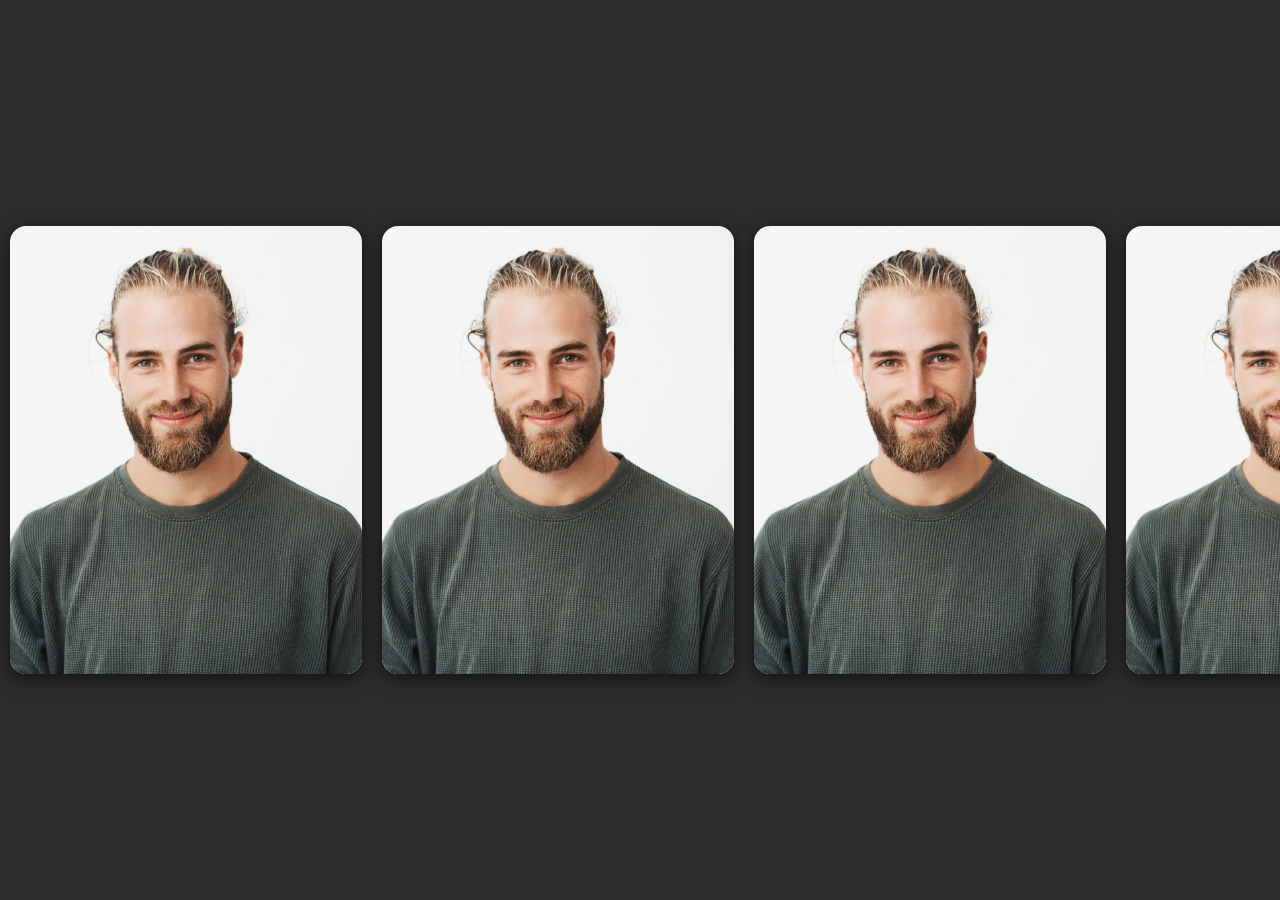
<file: index.html>
<!DOCTYPE html>
<html lang="en">
    <head>
        <meta charset="utf-8">
        <title>Cards</title>
        <meta name="viewport" content="width=device-width, initial-scale=1.0">
        <link rel="preconnect" href="https://fonts.googleapis.com">
        <link rel="preconnect" href="https://fonts.gstatic.com" crossorigin>
        <link
            href="https://fonts.googleapis.com/css2?family=Red+Hat+Display:wght@500&display=swap"
            rel="stylesheet"
        >
        <link rel="stylesheet" href="style.css">
    </head>
    <body> 
        <div class="container">    
               
            <div class="profile-wrapper"> <!-- Firts Card -->
                <div class="profile">
                    <div class="profile-image">
                        <img
                            src="assets/profile.jpg"
                            alt="Profile"
                        >
                    </div>
                    <ul class="social-icons">
                        <!-- <li> Instagram
                            <a href="#instagram" title="Instagram">
                                <svg xmlns="http://www.w3.org/2000/svg" width="24" height="24"
                                     viewBox="0 0 24 24" fill="none" stroke="currentColor" stroke-width="2" 
                                     stroke-linecap="round" stroke-linejoin="round"
                                >
                                    <rect x="2" y="2" width="20" height="20" rx="5" ry="5"></rect>
                                    <path d="M16 11.37A4 4 0 1 1 12.63 8 4 4 0 0 1 16 11.37z"></path>
                                    <line x1="17.5" y1="6.5" x2="17.51" y2="6.5"></line>
                                </svg>
                            </a>
                        </li> -->
                        <!-- <li> twitter
                            <a href="#twitter" title="Twitter">
                                <svg xmlns="http://www.w3.org/2000/svg" width="24" height="24" 
                                     viewBox="0 0 24 24" fill="none" stroke="currentColor" stroke-width="2" 
                                     stroke-linecap="round" stroke-linejoin="round" class="feather feather-twitter"
                                >
                                    <path d="M23 3a10.9 10.9 0 0 1-3.14 1.53 4.48 4.48 0 0 0-7.86 3v1A10.66 
                                            10.66 0 0 1 3 4s-4 9 5 13a11.64 11.64 0 0 1-7 2c9 5 20 0 20-11.5a4.5
                                            4.5 0 0 0-.08-.83A7.72 7.72 0 0 0 23 3z"
                                    >
                                    </path>
                                </svg>
                            </a>
                        </li> -->
                        <!-- <li> Threads
                            <a href="#threads" title="Threads">
                                <svg xmlns="http://www.w3.org/2000/svg" width="24" height="24"
                                     viewBox="0 0 24 24" stroke-width="2" stroke="currentColor" 
                                     fill="none" stroke-linecap="round" stroke-linejoin="round"
                                >
                                    <path stroke="none" d="M0 0h24v24H0z" fill="none"></path>
                                    <path d="M19 7.5c-1.333 -3 -3.667 -4.5 -7 -4.5c-5 0 -8 2.5 -8 9s3.5 9 8 9s7 -3 7
                                            -5s-1 -5 -7 -5c-2.5 0 -3 1.25 -3 2.5c0 1.5 1 2.5 2.5 2.5c2.5 0 3.5 -1.5 
                                            3.5 -5s-2 -4 -3 -4s-1.833 .333 -2.5 1"
                                    >
                                    </path>
                                 </svg>
                            </a>
                        </li> -->
                        <!-- <li> Linkedin link 
                            <a href="#linkedin" title="Linkedin">
                                <svg xmlns="http://www.w3.org/2000/svg" width="24" height="24" 
                                     viewBox="0 0 24 24" stroke-width="2" stroke="currentColor"
                                     fill="none" stroke-linecap="round" stroke-linejoin="round"
                                >
                                    <path stroke="none" d="M0 0h24v24H0z" fill="none"></path>
                                    <path d="M4 4m0 2a2 2 0 0 1 2 -2h12a2 2 0 0 1 2 2v12a2 2 0 0 1 -2 2h-12a2 
                                             2 0 0 1 -2 -2z">
                                    </path>
                                    <path d="M8 11l0 5"></path>
                                    <path d="M8 8l0 .01"></path>
                                    <path d="M12 16l0 -5"></path>
                                    <path d="M16 16v-3a2 2 0 0 0 -4 0"></path>
                                 </svg>
                            </a>
                        </li> -->
                    </ul>
                    <div class="profile-name"> <!-- Datos de Card-->
                        <h2>Lavado a domicilior</h2>
                        <div class="profile-bio">
                            Lavado ecológico al seco
                            <br>

                            * Lavado exterior a domicilio. <br>
                            * Lavado full a domicilio. <br>
                            * Pulitura a domicilio. <br>
                            
                            Lavados premium
                            Retiramos tu auto, realizamos el servicio y lo llevamos a donde indiques
                            * Lavado de motor.
                            * Lavado de chasis.
                            * Detailling.
                            * Lavado premium total.
                               </div>
                    </div> <!-- End de Card-->
                </div>
            </div> <!-- End Card -->

            <div class="profile-wrapper">  <!-- Second Card -->
                <div class="profile">
                    <div class="profile-image">
                        <img
                            src="assets/profile.jpg"
                            alt="Profile"
                        >
                    </div>
                    <ul class="social-icons">
                        <!-- <li> Instagram
                            <a href="#instagram" title="Instagram">
                                <svg xmlns="http://www.w3.org/2000/svg" width="24" height="24"
                                     viewBox="0 0 24 24" fill="none" stroke="currentColor" stroke-width="2" 
                                     stroke-linecap="round" stroke-linejoin="round"
                                >
                                    <rect x="2" y="2" width="20" height="20" rx="5" ry="5"></rect>
                                    <path d="M16 11.37A4 4 0 1 1 12.63 8 4 4 0 0 1 16 11.37z"></path>
                                    <line x1="17.5" y1="6.5" x2="17.51" y2="6.5"></line>
                                </svg>
                            </a>
                        </li> -->
                        <!-- <li> twitter
                            <a href="#twitter" title="Twitter">
                                <svg xmlns="http://www.w3.org/2000/svg" width="24" height="24" 
                                     viewBox="0 0 24 24" fill="none" stroke="currentColor" stroke-width="2" 
                                     stroke-linecap="round" stroke-linejoin="round" class="feather feather-twitter"
                                >
                                    <path d="M23 3a10.9 10.9 0 0 1-3.14 1.53 4.48 4.48 0 0 0-7.86 3v1A10.66 
                                            10.66 0 0 1 3 4s-4 9 5 13a11.64 11.64 0 0 1-7 2c9 5 20 0 20-11.5a4.5
                                            4.5 0 0 0-.08-.83A7.72 7.72 0 0 0 23 3z"
                                    >
                                    </path>
                                </svg>
                            </a>
                        </li> -->
                        <!-- <li> Threads
                            <a href="#threads" title="Threads">
                                <svg xmlns="http://www.w3.org/2000/svg" width="24" height="24"
                                     viewBox="0 0 24 24" stroke-width="2" stroke="currentColor" 
                                     fill="none" stroke-linecap="round" stroke-linejoin="round"
                                >
                                    <path stroke="none" d="M0 0h24v24H0z" fill="none"></path>
                                    <path d="M19 7.5c-1.333 -3 -3.667 -4.5 -7 -4.5c-5 0 -8 2.5 -8 9s3.5 9 8 9s7 -3 7
                                            -5s-1 -5 -7 -5c-2.5 0 -3 1.25 -3 2.5c0 1.5 1 2.5 2.5 2.5c2.5 0 3.5 -1.5 
                                            3.5 -5s-2 -4 -3 -4s-1.833 .333 -2.5 1"
                                    >
                                    </path>
                                 </svg>
                            </a>
                        </li> -->
                        <!-- <li> Linkedin link 
                            <a href="#linkedin" title="Linkedin">
                                <svg xmlns="http://www.w3.org/2000/svg" width="24" height="24" 
                                     viewBox="0 0 24 24" stroke-width="2" stroke="currentColor"
                                     fill="none" stroke-linecap="round" stroke-linejoin="round"
                                >
                                    <path stroke="none" d="M0 0h24v24H0z" fill="none"></path>
                                    <path d="M4 4m0 2a2 2 0 0 1 2 -2h12a2 2 0 0 1 2 2v12a2 2 0 0 1 -2 2h-12a2 
                                             2 0 0 1 -2 -2z">
                                    </path>
                                    <path d="M8 11l0 5"></path>
                                    <path d="M8 8l0 .01"></path>
                                    <path d="M12 16l0 -5"></path>
                                    <path d="M16 16v-3a2 2 0 0 0 -4 0"></path>
                                 </svg>
                            </a>
                        </li> -->
                    </ul>
                    <div class="profile-name"> <!-- Datos de Card-->
                        <h2>Jason Alexander</h2>
                        <div class="profile-bio">
                            I'm a JavaScript full-stack engineer, 
                            love working with <em>React</em> and <em>Node.js</em>.
                        </div>
                    </div> <!-- End de Card-->
                </div>
            </div> <!-- End Card -->

            <div class="profile-wrapper">  <!-- Third Card -->
                <div class="profile">
                    <div class="profile-image">
                        <img
                            src="assets/profile.jpg"
                            alt="Profile"
                        >
                    </div>
                    <ul class="social-icons">
                        <!-- <li> Instagram
                            <a href="#instagram" title="Instagram">
                                <svg xmlns="http://www.w3.org/2000/svg" width="24" height="24"
                                     viewBox="0 0 24 24" fill="none" stroke="currentColor" stroke-width="2" 
                                     stroke-linecap="round" stroke-linejoin="round"
                                >
                                    <rect x="2" y="2" width="20" height="20" rx="5" ry="5"></rect>
                                    <path d="M16 11.37A4 4 0 1 1 12.63 8 4 4 0 0 1 16 11.37z"></path>
                                    <line x1="17.5" y1="6.5" x2="17.51" y2="6.5"></line>
                                </svg>
                            </a>
                        </li> -->
                        <!-- <li> twitter
                            <a href="#twitter" title="Twitter">
                                <svg xmlns="http://www.w3.org/2000/svg" width="24" height="24" 
                                     viewBox="0 0 24 24" fill="none" stroke="currentColor" stroke-width="2" 
                                     stroke-linecap="round" stroke-linejoin="round" class="feather feather-twitter"
                                >
                                    <path d="M23 3a10.9 10.9 0 0 1-3.14 1.53 4.48 4.48 0 0 0-7.86 3v1A10.66 
                                            10.66 0 0 1 3 4s-4 9 5 13a11.64 11.64 0 0 1-7 2c9 5 20 0 20-11.5a4.5
                                            4.5 0 0 0-.08-.83A7.72 7.72 0 0 0 23 3z"
                                    >
                                    </path>
                                </svg>
                            </a>
                        </li> -->
                        <!-- <li> Threads
                            <a href="#threads" title="Threads">
                                <svg xmlns="http://www.w3.org/2000/svg" width="24" height="24"
                                     viewBox="0 0 24 24" stroke-width="2" stroke="currentColor" 
                                     fill="none" stroke-linecap="round" stroke-linejoin="round"
                                >
                                    <path stroke="none" d="M0 0h24v24H0z" fill="none"></path>
                                    <path d="M19 7.5c-1.333 -3 -3.667 -4.5 -7 -4.5c-5 0 -8 2.5 -8 9s3.5 9 8 9s7 -3 7
                                            -5s-1 -5 -7 -5c-2.5 0 -3 1.25 -3 2.5c0 1.5 1 2.5 2.5 2.5c2.5 0 3.5 -1.5 
                                            3.5 -5s-2 -4 -3 -4s-1.833 .333 -2.5 1"
                                    >
                                    </path>
                                 </svg>
                            </a>
                        </li> -->
                        <!-- <li> Linkedin link 
                            <a href="#linkedin" title="Linkedin">
                                <svg xmlns="http://www.w3.org/2000/svg" width="24" height="24" 
                                     viewBox="0 0 24 24" stroke-width="2" stroke="currentColor"
                                     fill="none" stroke-linecap="round" stroke-linejoin="round"
                                >
                                    <path stroke="none" d="M0 0h24v24H0z" fill="none"></path>
                                    <path d="M4 4m0 2a2 2 0 0 1 2 -2h12a2 2 0 0 1 2 2v12a2 2 0 0 1 -2 2h-12a2 
                                             2 0 0 1 -2 -2z">
                                    </path>
                                    <path d="M8 11l0 5"></path>
                                    <path d="M8 8l0 .01"></path>
                                    <path d="M12 16l0 -5"></path>
                                    <path d="M16 16v-3a2 2 0 0 0 -4 0"></path>
                                 </svg>
                            </a>
                        </li> -->
                    </ul>
                    <div class="profile-name"> <!-- Datos de Card-->
                        <h2>Jason Alexander</h2>
                        <div class="profile-bio">
                            I'm a JavaScript full-stack engineer, 
                            love working with <em>React</em> and <em>Node.js</em>.
                        </div>
                    </div> <!-- End de Card-->
                </div>
            </div> <!-- End Card -->

            <div class="profile-wrapper">  <!-- Fourth Card -->
                <div class="profile">
                    <div class="profile-image">
                        <img
                            src="assets/profile.jpg"
                            alt="Profile"
                        >
                    </div>
                    <ul class="social-icons">
                        <!-- <li> Instagram
                            <a href="#instagram" title="Instagram">
                                <svg xmlns="http://www.w3.org/2000/svg" width="24" height="24"
                                     viewBox="0 0 24 24" fill="none" stroke="currentColor" stroke-width="2" 
                                     stroke-linecap="round" stroke-linejoin="round"
                                >
                                    <rect x="2" y="2" width="20" height="20" rx="5" ry="5"></rect>
                                    <path d="M16 11.37A4 4 0 1 1 12.63 8 4 4 0 0 1 16 11.37z"></path>
                                    <line x1="17.5" y1="6.5" x2="17.51" y2="6.5"></line>
                                </svg>
                            </a>
                        </li> -->
                        <!-- <li> twitter
                            <a href="#twitter" title="Twitter">
                                <svg xmlns="http://www.w3.org/2000/svg" width="24" height="24" 
                                     viewBox="0 0 24 24" fill="none" stroke="currentColor" stroke-width="2" 
                                     stroke-linecap="round" stroke-linejoin="round" class="feather feather-twitter"
                                >
                                    <path d="M23 3a10.9 10.9 0 0 1-3.14 1.53 4.48 4.48 0 0 0-7.86 3v1A10.66 
                                            10.66 0 0 1 3 4s-4 9 5 13a11.64 11.64 0 0 1-7 2c9 5 20 0 20-11.5a4.5
                                            4.5 0 0 0-.08-.83A7.72 7.72 0 0 0 23 3z"
                                    >
                                    </path>
                                </svg>
                            </a>
                        </li> -->
                        <!-- <li> Threads
                            <a href="#threads" title="Threads">
                                <svg xmlns="http://www.w3.org/2000/svg" width="24" height="24"
                                     viewBox="0 0 24 24" stroke-width="2" stroke="currentColor" 
                                     fill="none" stroke-linecap="round" stroke-linejoin="round"
                                >
                                    <path stroke="none" d="M0 0h24v24H0z" fill="none"></path>
                                    <path d="M19 7.5c-1.333 -3 -3.667 -4.5 -7 -4.5c-5 0 -8 2.5 -8 9s3.5 9 8 9s7 -3 7
                                            -5s-1 -5 -7 -5c-2.5 0 -3 1.25 -3 2.5c0 1.5 1 2.5 2.5 2.5c2.5 0 3.5 -1.5 
                                            3.5 -5s-2 -4 -3 -4s-1.833 .333 -2.5 1"
                                    >
                                    </path>
                                 </svg>
                            </a>
                        </li> -->
                        <!-- <li> Linkedin link 
                            <a href="#linkedin" title="Linkedin">
                                <svg xmlns="http://www.w3.org/2000/svg" width="24" height="24" 
                                     viewBox="0 0 24 24" stroke-width="2" stroke="currentColor"
                                     fill="none" stroke-linecap="round" stroke-linejoin="round"
                                >
                                    <path stroke="none" d="M0 0h24v24H0z" fill="none"></path>
                                    <path d="M4 4m0 2a2 2 0 0 1 2 -2h12a2 2 0 0 1 2 2v12a2 2 0 0 1 -2 2h-12a2 
                                             2 0 0 1 -2 -2z">
                                    </path>
                                    <path d="M8 11l0 5"></path>
                                    <path d="M8 8l0 .01"></path>
                                    <path d="M12 16l0 -5"></path>
                                    <path d="M16 16v-3a2 2 0 0 0 -4 0"></path>
                                 </svg>
                            </a>
                        </li> -->
                    </ul>
                    <div class="profile-name"> <!-- Datos de Card-->
                        <h2>Jason Alexander</h2>
                        <div class="profile-bio">
                            I'm a JavaScript full-stack engineer, 
                            love working with <em>React</em> and <em>Node.js</em>.
                        </div>
                    </div> <!-- End de Card-->
                </div>
            </div> <!-- End Card -->

        </div>
    </body>
</html>
</file>
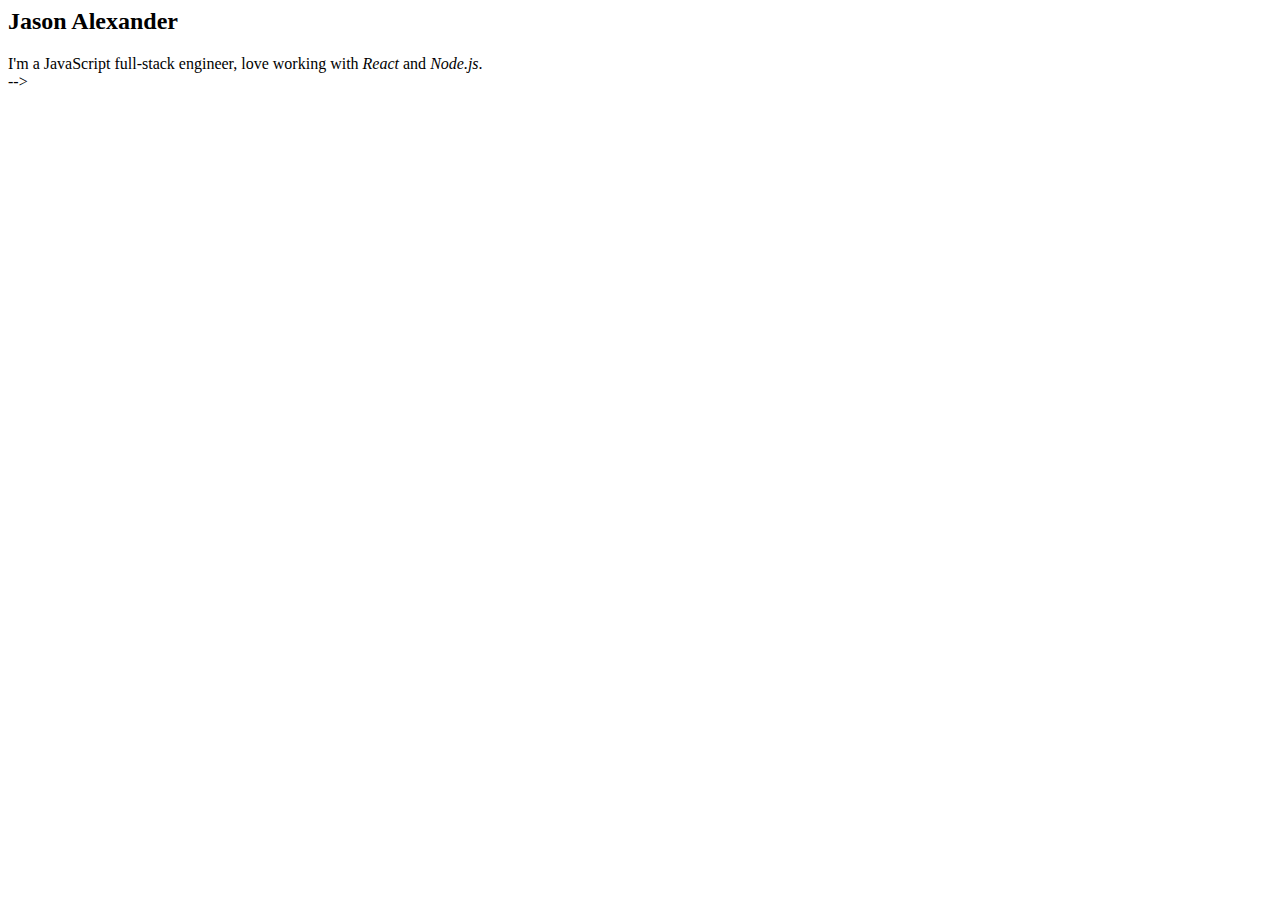
<file: index_socials.html>
<!-- <!DOCTYPE html>
<html lang="en">
    <head>
        <meta charset="utf-8">
        <title>Profile Cards</title>
        <meta name="viewport" content="width=device-width, initial-scale=1.0">
        <link rel="preconnect" href="https://fonts.googleapis.com">
        <link rel="preconnect" href="https://fonts.gstatic.com" crossorigin>
        <link
            href="https://fonts.googleapis.com/css2?family=Red+Hat+Display:wght@500&display=swap"
            rel="stylesheet"
        >
        <link rel="stylesheet" href="style.css">
    </head>
    <body> 

        <div class="container">       
            <div class="profile-wrapper">
                <div class="profile">
                    <div class="profile-image">
                        <img
                            src="assets/profile.jpg"
                            alt="Profile"
                        >
                    </div>
                    <ul class="social-icons">
                        <li>
                            <a href="#instagram" title="Instagram">
                                <!-- svg -->
                            </a>
                        </li>
                    </ul>
                    <div class="profile-name">
                        <h2>Jason Alexander</h2>
                        <div class="profile-bio">
                            I'm a JavaScript full-stack engineer, 
                            love working with <em>React</em> and <em>Node.js</em>.
                        </div>
                    </div>
                </div>
            </div>
        </div>
   
    </body>
</html> -->
</file>
<file: style.css>
:root {
    --background: #2C2C2C;
    --▲-imag: translateY(-104px);
    --▲-descrip-card: 7rem;
}

* {
    margin: 0;
    padding: 0;
    box-sizing: border-box;  
}

body {
    background: var(--background);
    display: grid;
    height: 100vh;
    margin: 0;
    font-size: 16px;
    font-family: 'Red Hat Display', 
        sans-serif;
}

.container {
    margin: auto;
    display: flex;
} 
  
.profile-wrapper {
    width: 22rem;
    height: 28rem;
    position: relative;
    margin: 0 10px 0 10px;
}

.profile {
    display: flex;
    flex-direction: column;
    align-items: center;
    position: relative;
    overflow: hidden;
    width: 22rem;
    height: 28rem;
    border-radius: 1rem;
    overflow: hidden;
    box-shadow: 0 5px 18px rgba(0, 0, 0, 0.6);
    cursor: pointer;
    transition: 0.5s;
}
 
.profile .profile-image {
    position: absolute;
    top: 0;
    left: 0;
    width: 100%;
    height: 100%;
    z-index: 2;
    background: var(--background);
    transition: .5s;
}

.profile-image img {
    height: 100%;
    width: 100%;
    object-fit: cover;
}

.profile:hover img {
    opacity: 0.4;
    transition: .5s;
}

.profile:hover .profile-image {
    transform: var(--▲-imag); /* atencion movimiento vertical de imagen */
    transition: all .9s;
}



.profile:hover .profile-bio {
    opacity: 0.9; 
}

.social-icons {
    position: absolute;
    display: flex;
    gap: 0.75rem;
    z-index: 3;
    bottom: 10.125rem;
}
  
.social-icons li {
    list-style: none;
}

.social-icons li a {
    position: relative;
    display: block;
    display: grid;
    place-items: center;
    background: #fff;
    font-size: 23px;
    font-weight: bold;
    width: 2.5rem;
    height: 2.5rem;
    border: 1px solid #CDCDCD;
    border-radius: 0.5rem;
    transition: .2s;
    transform: translateY(5rem);
    opacity: 0;
}

.social-icons li a:hover {
    background: var(--background);
    transition: .2s;
}

.social-icons li a svg {
    color: var(--background);
    transition: .2s;
}

.social-icons li a:hover svg {
    color: white;
    transition: 0.8s;
    transform: rotateY(360deg);
}

.profile:hover .social-icons li a {
    opacity: 1; 
}

.profile:hover li:nth-child(1) a {
    transition-delay: 0.1s;
}

.profile:hover li:nth-child(2) a {
    transition-delay: 0.2s;
}

.profile:hover li:nth-child(3) a {
    transition-delay: 0.3s;
}

.profile:hover li:nth-child(4) a {
    transition-delay: 0.4s;
}

.profile-name {
    position: absolute;
    bottom: 0;
    left: 0;
    z-index: 4;
    width: 100%;
    height: var(--▲-descrip-card); /* atencion movimiento vertical de la tarjeta de descripcion*/
    padding: 0.75rem 0.875rem;
    z-index: 1;
    color: #333;
    background-color: #fff;
    text-align: left;
}

.profile:hover .profile-name {
    background-color: #fff;
}

.profile-name h2 {
    margin-bottom: 0.5rem;
}
</file>
